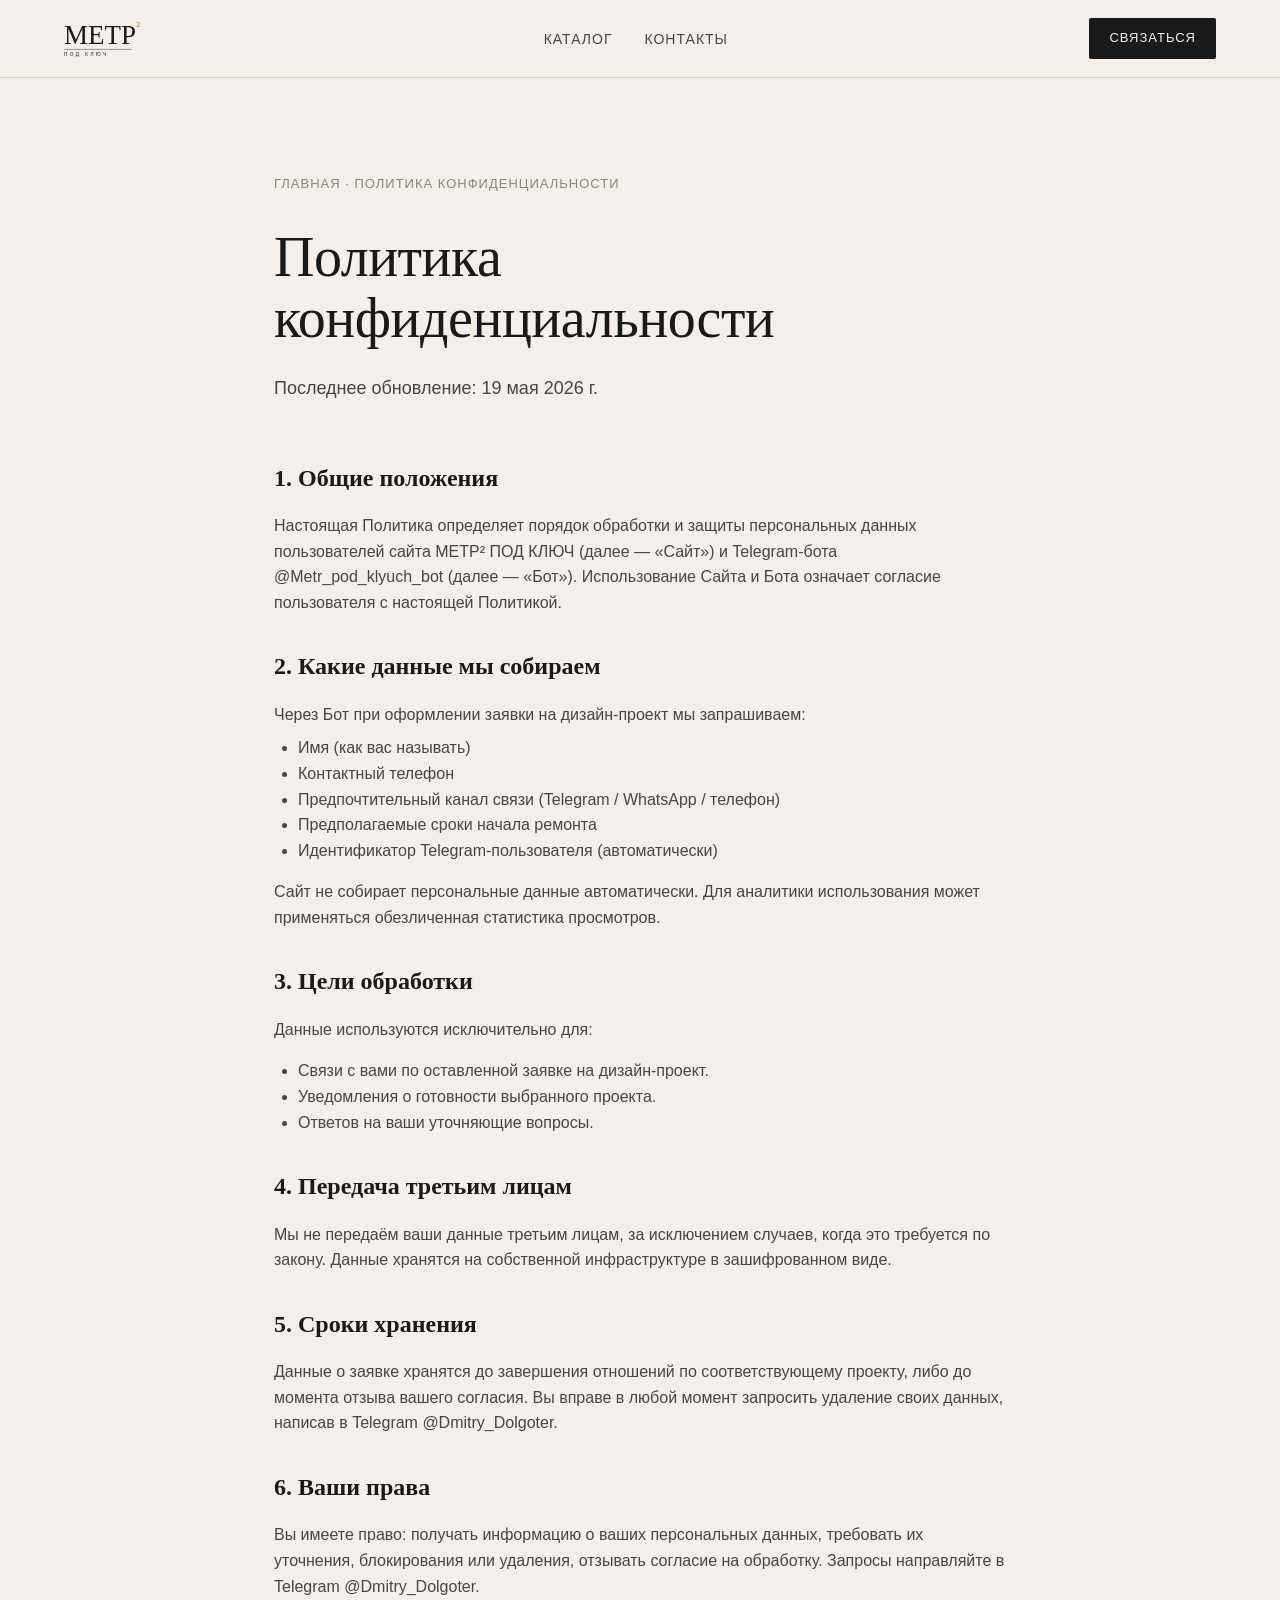
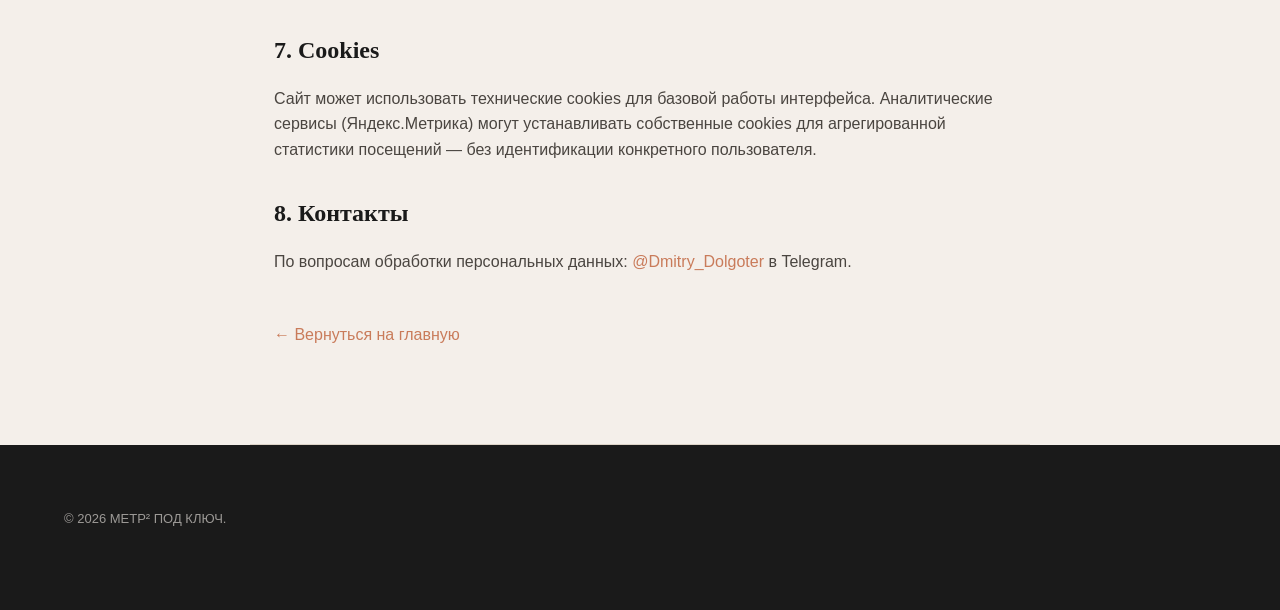
<file: site/privacy.html>
<!DOCTYPE html>
<html lang="ru">
<head>
  <meta charset="UTF-8">
  <meta name="viewport" content="width=device-width, initial-scale=1.0">
  <title>Политика конфиденциальности · МЕТР² ПОД КЛЮЧ</title>
  <link rel="stylesheet" href="assets/style.css">
  <link rel="icon" type="image/svg+xml" href="assets/logo.svg">
</head>
<body>

<header class="site-header">
  <div class="container">
    <a href="index.html" class="logo"><img src="assets/logo.svg" alt="МЕТР² ПОД КЛЮЧ"></a>
    <nav>
      <ul>
        <li><a href="index.html#catalog">Каталог</a></li>
        <li><a href="index.html#contacts">Контакты</a></li>
      </ul>
    </nav>
    <a href="https://t.me/Metr_pod_klyuch_bot" class="btn-cta-header" target="_blank" rel="noopener">Связаться</a>
  </div>
</header>

<section class="section" style="max-width:780px;margin:0 auto;">
  <div class="container">
    <div class="breadcrumb"><a href="index.html">Главная</a> · Политика конфиденциальности</div>
    <h2>Политика конфиденциальности</h2>
    <p class="section-lead">Последнее обновление: 19 мая 2026 г.</p>

    <h3 style="font-family:Georgia,serif;font-size:24px;margin-top:32px;margin-bottom:16px;">1. Общие положения</h3>
    <p style="margin-bottom:16px;color:var(--text-soft);">Настоящая Политика определяет порядок обработки и защиты персональных данных пользователей сайта МЕТР² ПОД КЛЮЧ (далее — «Сайт») и Telegram-бота @Metr_pod_klyuch_bot (далее — «Бот»). Использование Сайта и Бота означает согласие пользователя с настоящей Политикой.</p>

    <h3 style="font-family:Georgia,serif;font-size:24px;margin-top:32px;margin-bottom:16px;">2. Какие данные мы собираем</h3>
    <p style="margin-bottom:8px;color:var(--text-soft);">Через Бот при оформлении заявки на дизайн-проект мы запрашиваем:</p>
    <ul style="margin-left:24px;margin-bottom:16px;color:var(--text-soft);">
      <li>Имя (как вас называть)</li>
      <li>Контактный телефон</li>
      <li>Предпочтительный канал связи (Telegram / WhatsApp / телефон)</li>
      <li>Предполагаемые сроки начала ремонта</li>
      <li>Идентификатор Telegram-пользователя (автоматически)</li>
    </ul>
    <p style="margin-bottom:16px;color:var(--text-soft);">Сайт не собирает персональные данные автоматически. Для аналитики использования может применяться обезличенная статистика просмотров.</p>

    <h3 style="font-family:Georgia,serif;font-size:24px;margin-top:32px;margin-bottom:16px;">3. Цели обработки</h3>
    <p style="margin-bottom:16px;color:var(--text-soft);">Данные используются исключительно для:</p>
    <ul style="margin-left:24px;margin-bottom:16px;color:var(--text-soft);">
      <li>Связи с вами по оставленной заявке на дизайн-проект.</li>
      <li>Уведомления о готовности выбранного проекта.</li>
      <li>Ответов на ваши уточняющие вопросы.</li>
    </ul>

    <h3 style="font-family:Georgia,serif;font-size:24px;margin-top:32px;margin-bottom:16px;">4. Передача третьим лицам</h3>
    <p style="margin-bottom:16px;color:var(--text-soft);">Мы не передаём ваши данные третьим лицам, за исключением случаев, когда это требуется по закону. Данные хранятся на собственной инфраструктуре в зашифрованном виде.</p>

    <h3 style="font-family:Georgia,serif;font-size:24px;margin-top:32px;margin-bottom:16px;">5. Сроки хранения</h3>
    <p style="margin-bottom:16px;color:var(--text-soft);">Данные о заявке хранятся до завершения отношений по соответствующему проекту, либо до момента отзыва вашего согласия. Вы вправе в любой момент запросить удаление своих данных, написав в Telegram @Dmitry_Dolgoter.</p>

    <h3 style="font-family:Georgia,serif;font-size:24px;margin-top:32px;margin-bottom:16px;">6. Ваши права</h3>
    <p style="margin-bottom:16px;color:var(--text-soft);">Вы имеете право: получать информацию о ваших персональных данных, требовать их уточнения, блокирования или удаления, отзывать согласие на обработку. Запросы направляйте в Telegram @Dmitry_Dolgoter.</p>

    <h3 style="font-family:Georgia,serif;font-size:24px;margin-top:32px;margin-bottom:16px;">7. Cookies</h3>
    <p style="margin-bottom:16px;color:var(--text-soft);">Сайт может использовать технические cookies для базовой работы интерфейса. Аналитические сервисы (Яндекс.Метрика) могут устанавливать собственные cookies для агрегированной статистики посещений — без идентификации конкретного пользователя.</p>

    <h3 style="font-family:Georgia,serif;font-size:24px;margin-top:32px;margin-bottom:16px;">8. Контакты</h3>
    <p style="margin-bottom:16px;color:var(--text-soft);">По вопросам обработки персональных данных: <a href="https://t.me/Dmitry_Dolgoter" target="_blank" rel="noopener" style="color:var(--accent);">@Dmitry_Dolgoter</a> в Telegram.</p>

    <p style="margin-top:48px;"><a href="index.html" style="color:var(--accent);">← Вернуться на главную</a></p>
  </div>
</section>

<footer class="site-footer">
  <div class="container">
    <div class="copy" style="border:none;padding:0;">
      <span>© 2026 МЕТР² ПОД КЛЮЧ.</span>
    </div>
  </div>
</footer>

</body>
</html>
</file>
<file: site/assets/style.css>
:root {
  --bg: #F4EFEA;
  --bg-card: #FFFFFF;
  --text: #1A1A1A;
  --text-soft: #4A4540;
  --text-muted: #8B847C;
  --accent: #C97B5A;
  --accent-dark: #A85F3F;
  --line: #DDD4C8;
}

* { box-sizing: border-box; margin: 0; padding: 0; }

html { scroll-behavior: smooth; }

body {
  font-family: -apple-system, BlinkMacSystemFont, 'Helvetica Neue', Helvetica, Arial, sans-serif;
  font-size: 16px;
  line-height: 1.6;
  color: var(--text);
  background: var(--bg);
  -webkit-font-smoothing: antialiased;
}

.container {
  max-width: 1200px;
  margin: 0 auto;
  padding: 0 24px;
}

a { color: var(--text); text-decoration: none; }
a:hover { color: var(--accent); }

.serif { font-family: Georgia, 'Times New Roman', serif; font-weight: 400; }

/* Header */
.site-header {
  position: sticky;
  top: 0;
  background: rgba(244, 239, 234, 0.95);
  backdrop-filter: blur(10px);
  border-bottom: 1px solid var(--line);
  z-index: 100;
}
.site-header .container {
  display: flex;
  align-items: center;
  justify-content: space-between;
  padding-top: 18px;
  padding-bottom: 18px;
}
.site-header .logo img { height: 38px; display: block; }
.site-header nav ul {
  display: flex;
  list-style: none;
  gap: 32px;
}
.site-header nav a {
  font-size: 14px;
  letter-spacing: 1px;
  text-transform: uppercase;
  color: var(--text-soft);
}
.site-header nav a:hover { color: var(--accent); }
.btn-cta-header {
  background: var(--text);
  color: var(--bg) !important;
  padding: 10px 20px;
  font-size: 13px;
  letter-spacing: 1px;
  text-transform: uppercase;
  border-radius: 2px;
  transition: background 0.2s;
}
.btn-cta-header:hover { background: var(--accent); color: white !important; }

/* Hero */
.hero {
  padding: 96px 0 80px;
  border-bottom: 1px solid var(--line);
}
.hero-eyebrow {
  font-size: 13px;
  letter-spacing: 4px;
  text-transform: uppercase;
  color: var(--accent);
  margin-bottom: 24px;
}
.hero h1 {
  font-family: Georgia, 'Times New Roman', serif;
  font-size: clamp(48px, 8vw, 96px);
  line-height: 1.05;
  font-weight: 400;
  letter-spacing: -1px;
  margin-bottom: 32px;
}
.hero h1 .accent { color: var(--accent); font-style: italic; }
.hero-lead {
  font-size: 20px;
  line-height: 1.6;
  color: var(--text-soft);
  max-width: 640px;
  margin-bottom: 40px;
}
.hero-stats {
  display: flex;
  gap: 56px;
  flex-wrap: wrap;
  margin-top: 56px;
  padding-top: 40px;
  border-top: 1px solid var(--line);
}
.hero-stat .num {
  font-family: Georgia, serif;
  font-size: 48px;
  line-height: 1;
  display: block;
  margin-bottom: 8px;
}
.hero-stat .label {
  font-size: 13px;
  letter-spacing: 1px;
  text-transform: uppercase;
  color: var(--text-muted);
}

/* Buttons */
.btn {
  display: inline-flex;
  align-items: center;
  gap: 12px;
  padding: 18px 32px;
  font-size: 14px;
  letter-spacing: 2px;
  text-transform: uppercase;
  background: var(--text);
  color: var(--bg);
  border: none;
  border-radius: 2px;
  cursor: pointer;
  transition: background 0.2s, transform 0.15s;
}
.btn:hover { background: var(--accent); color: white; transform: translateY(-1px); }
.btn-outline {
  background: transparent;
  color: var(--text);
  border: 1px solid var(--text);
}
.btn-outline:hover { background: var(--text); color: var(--bg); }

/* Section heading */
.section {
  padding: 96px 0;
  border-bottom: 1px solid var(--line);
}
.section-eyebrow {
  font-size: 13px;
  letter-spacing: 4px;
  text-transform: uppercase;
  color: var(--accent);
  margin-bottom: 20px;
}
.section h2 {
  font-family: Georgia, serif;
  font-size: clamp(36px, 5vw, 56px);
  font-weight: 400;
  letter-spacing: -0.5px;
  margin-bottom: 24px;
  line-height: 1.1;
}
.section-lead {
  font-size: 18px;
  color: var(--text-soft);
  max-width: 720px;
  margin-bottom: 56px;
}

/* Why us */
.why-grid {
  display: grid;
  grid-template-columns: repeat(auto-fit, minmax(280px, 1fr));
  gap: 24px;
}
.why-card {
  padding: 40px 32px;
  border: 1px solid var(--line);
  background: var(--bg-card);
  transition: border-color 0.2s, transform 0.2s;
}
.why-card:hover {
  border-color: var(--accent);
  transform: translateY(-2px);
}
.why-card .num {
  font-family: Georgia, serif;
  font-size: 48px;
  color: var(--accent);
  display: block;
  margin-bottom: 16px;
  line-height: 1;
}
.why-card h3 {
  font-family: Georgia, serif;
  font-size: 22px;
  font-weight: 400;
  margin-bottom: 12px;
}
.why-card p {
  color: var(--text-soft);
  font-size: 15px;
}

/* Catalog */
.catalog-grid {
  display: grid;
  grid-template-columns: repeat(4, 1fr);
  gap: 20px;
}
@media (max-width: 1100px) {
  .catalog-grid { grid-template-columns: repeat(2, 1fr); }
}
@media (max-width: 600px) {
  .catalog-grid { grid-template-columns: 1fr; }
}
.project-card {
  background: var(--bg-card);
  border: 1px solid var(--line);
  display: flex;
  flex-direction: column;
  transition: border-color 0.2s, transform 0.2s, box-shadow 0.2s;
  text-decoration: none;
  color: inherit;
}
.project-card:hover {
  border-color: var(--accent);
  transform: translateY(-3px);
  box-shadow: 0 12px 30px rgba(0, 0, 0, 0.06);
}
.project-img {
  aspect-ratio: 4 / 3;
  background-color: #E8DFD3;
  background-size: cover;
  background-position: center;
  background-repeat: no-repeat;
  position: relative;
  overflow: hidden;
}
.project-img-placeholder {
  font-family: Georgia, serif;
  font-size: 64px;
  color: rgba(26, 26, 26, 0.15);
  letter-spacing: -2px;
}
.project-img .status {
  position: absolute;
  top: 16px;
  left: 16px;
  background: rgba(244, 239, 234, 0.95);
  color: var(--text);
  font-size: 11px;
  letter-spacing: 2px;
  text-transform: uppercase;
  padding: 6px 12px;
  border-radius: 2px;
}
.project-img .status.ready {
  background: var(--accent);
  color: white;
}
.project-card-body {
  padding: 24px;
  flex: 1;
  display: flex;
  flex-direction: column;
}
.project-meta {
  display: flex;
  align-items: center;
  gap: 12px;
  font-size: 12px;
  letter-spacing: 2px;
  text-transform: uppercase;
  color: var(--text-muted);
  margin-bottom: 12px;
}
.project-meta .dot { width: 3px; height: 3px; background: currentColor; border-radius: 50%; }
.project-card h3 {
  font-family: Georgia, serif;
  font-size: 26px;
  font-weight: 400;
  line-height: 1.2;
  margin-bottom: 8px;
}
.project-card .subtitle {
  color: var(--text-soft);
  font-size: 15px;
  margin-bottom: 24px;
}
.project-card .price-row {
  margin-top: auto;
  display: flex;
  align-items: baseline;
  justify-content: space-between;
  padding-top: 20px;
  border-top: 1px solid var(--line);
}
.project-card .price {
  font-family: Georgia, serif;
  font-size: 24px;
  font-weight: 400;
}
.project-card .price-label {
  font-size: 11px;
  letter-spacing: 1px;
  text-transform: uppercase;
  color: var(--text-muted);
  margin-bottom: 4px;
}
.project-card .cta {
  color: var(--accent);
  font-size: 13px;
  letter-spacing: 2px;
  text-transform: uppercase;
  font-weight: 500;
}

/* How it works */
.steps-grid {
  display: grid;
  grid-template-columns: repeat(auto-fit, minmax(260px, 1fr));
  gap: 32px;
  counter-reset: step;
}
.step {
  counter-increment: step;
  position: relative;
  padding-top: 40px;
}
.step::before {
  content: counter(step, decimal-leading-zero);
  font-family: Georgia, serif;
  font-size: 56px;
  color: var(--accent);
  position: absolute;
  top: -20px;
  left: 0;
  line-height: 1;
}
.step h3 {
  font-family: Georgia, serif;
  font-size: 24px;
  font-weight: 400;
  margin-bottom: 12px;
  margin-top: 24px;
}
.step p { color: var(--text-soft); font-size: 15px; }

/* Footer */
.site-footer {
  background: var(--text);
  color: var(--bg);
  padding: 64px 0 32px;
}
.site-footer .container {
  display: grid;
  grid-template-columns: 1fr 1fr 1fr;
  gap: 48px;
  margin-bottom: 48px;
}
.site-footer h4 {
  font-size: 12px;
  letter-spacing: 3px;
  text-transform: uppercase;
  color: var(--accent);
  margin-bottom: 20px;
}
.site-footer p, .site-footer a {
  color: var(--bg);
  font-size: 15px;
  line-height: 1.8;
}
.site-footer a:hover { color: var(--accent); }
.site-footer .copy {
  border-top: 1px solid rgba(244, 239, 234, 0.15);
  padding-top: 32px;
  font-size: 13px;
  color: rgba(244, 239, 234, 0.6);
  display: flex;
  justify-content: space-between;
  flex-wrap: wrap;
  gap: 16px;
}

/* Project detail page */
.project-hero {
  padding: 64px 0 48px;
  border-bottom: 1px solid var(--line);
}
.breadcrumb {
  font-size: 13px;
  letter-spacing: 1px;
  text-transform: uppercase;
  color: var(--text-muted);
  margin-bottom: 32px;
}
.breadcrumb a { color: var(--text-muted); }
.breadcrumb a:hover { color: var(--accent); }
.project-detail-grid {
  display: grid;
  grid-template-columns: 1.4fr 1fr;
  gap: 64px;
  align-items: start;
}
.project-detail-img {
  aspect-ratio: 4 / 3;
  background-color: #E8DFD3;
  background-size: cover;
  background-position: center;
  background-repeat: no-repeat;
}
.project-detail-img .placeholder {
  font-family: Georgia, serif;
  font-size: 120px;
  color: rgba(26, 26, 26, 0.12);
  letter-spacing: -4px;
}
.project-detail h1 {
  font-family: Georgia, serif;
  font-size: 56px;
  font-weight: 400;
  line-height: 1.05;
  margin-bottom: 8px;
}
.project-detail .style-line {
  font-size: 18px;
  color: var(--accent);
  margin-bottom: 32px;
}
.specs {
  list-style: none;
  margin-bottom: 32px;
}
.specs li {
  display: flex;
  justify-content: space-between;
  padding: 16px 0;
  border-bottom: 1px solid var(--line);
}
.specs li .key {
  font-size: 13px;
  letter-spacing: 1px;
  text-transform: uppercase;
  color: var(--text-muted);
}
.specs li .val { font-weight: 500; }
.project-description {
  font-size: 17px;
  color: var(--text-soft);
  line-height: 1.7;
  margin-bottom: 40px;
}
.price-block {
  padding: 32px;
  border: 1px solid var(--line);
  background: var(--bg-card);
  margin-bottom: 24px;
}
.price-block .label {
  font-size: 12px;
  letter-spacing: 2px;
  text-transform: uppercase;
  color: var(--text-muted);
  margin-bottom: 8px;
}
.price-block .amount {
  font-family: Georgia, serif;
  font-size: 56px;
  line-height: 1;
  margin-bottom: 16px;
}
.price-block .amount sup {
  font-size: 24px;
  color: var(--accent);
}

@media (max-width: 768px) {
  .container { padding: 0 16px; }
  .site-header .container { padding: 14px 16px; }
  .site-header nav { display: none; }
  .hero { padding: 56px 0 48px; }
  .hero-stats { gap: 32px; }
  .section { padding: 56px 0; }
  .site-footer .container { grid-template-columns: 1fr; }
  .project-detail-grid { grid-template-columns: 1fr; gap: 32px; }
  .project-detail h1 { font-size: 40px; }
  .price-block .amount { font-size: 40px; }
}

/* ===== Карточка каталога: план как картинка ===== */
.project-card-plan {
  aspect-ratio: 3 / 4;
  background-color: #F4EFEA;
  position: relative;
  overflow: hidden;
  display: flex;
  align-items: center;
  justify-content: center;
  padding: 16px;
}
.project-card-plan img {
  max-width: 100%;
  max-height: 100%;
  width: auto;
  height: auto;
  object-fit: contain;
  display: block;
}
.project-card-plan .status {
  position: absolute;
  top: 16px;
  left: 16px;
  background: rgba(244, 239, 234, 0.95);
  color: var(--text);
  font-size: 11px;
  letter-spacing: 2px;
  text-transform: uppercase;
  padding: 6px 12px;
  border-radius: 2px;
}
.project-card-plan .status.ready {
  background: var(--accent);
  color: white;
}

/* ===== Карусель на странице проекта ===== */
.carousel { display: flex; flex-direction: column; gap: 12px; }
.carousel-main {
  position: relative;
  aspect-ratio: 4 / 3;
  background-color: #F4EFEA;
  overflow: hidden;
  border: 1px solid var(--line);
}
.carousel-slide {
  position: absolute;
  inset: 0;
  display: flex;
  align-items: center;
  justify-content: center;
  opacity: 0;
  transition: opacity 0.3s ease;
  padding: 24px;
}
.carousel-slide.active { opacity: 1; z-index: 2; }
.carousel-slide img {
  max-width: 100%;
  max-height: 100%;
  object-fit: contain;
  display: block;
}
/* Когда не план (фото) — растягиваем во всю карточку */
.carousel-slide:not(:first-child) { padding: 0; }
.carousel-slide:not(:first-child) img {
  width: 100%;
  height: 100%;
  object-fit: cover;
}
.carousel-arrow {
  position: absolute;
  top: 50%;
  transform: translateY(-50%);
  width: 48px;
  height: 48px;
  border-radius: 50%;
  background: rgba(244, 239, 234, 0.9);
  border: 1px solid var(--line);
  color: var(--text);
  font-size: 28px;
  line-height: 1;
  cursor: pointer;
  z-index: 10;
  display: flex;
  align-items: center;
  justify-content: center;
  transition: background 0.2s, color 0.2s;
}
.carousel-arrow:hover { background: var(--accent); color: white; }
.carousel-arrow.prev { left: 16px; }
.carousel-arrow.next { right: 16px; }
.carousel-counter {
  position: absolute;
  bottom: 16px;
  right: 16px;
  background: rgba(26, 26, 26, 0.85);
  color: var(--bg);
  font-size: 12px;
  letter-spacing: 1px;
  padding: 6px 10px;
  border-radius: 2px;
  z-index: 10;
}
.carousel-thumbs {
  display: grid;
  grid-template-columns: repeat(4, 1fr);
  gap: 8px;
}
.thumb {
  background: var(--bg-card);
  border: 1px solid var(--line);
  padding: 0;
  cursor: pointer;
  display: flex;
  flex-direction: column;
  align-items: stretch;
  transition: border-color 0.2s;
  overflow: hidden;
  font: inherit;
}
.thumb:hover { border-color: var(--accent); }
.thumb.active { border-color: var(--accent); border-width: 2px; }
.thumb img {
  aspect-ratio: 4 / 3;
  width: 100%;
  height: 100%;
  object-fit: contain;
  background: #F4EFEA;
  padding: 4px;
}
.thumb:not(:first-child) img {
  object-fit: cover;
  padding: 0;
}
.thumb-label {
  font-size: 11px;
  letter-spacing: 1px;
  color: var(--text-soft);
  text-align: center;
  padding: 6px 4px;
  background: var(--bg-card);
  border-top: 1px solid var(--line);
}
.thumb.active .thumb-label { color: var(--accent); }

@media (max-width: 768px) {
  .carousel-thumbs { grid-template-columns: repeat(4, 1fr); gap: 6px; }
  .thumb-label { font-size: 9px; padding: 4px 2px; }
  .carousel-arrow { width: 40px; height: 40px; font-size: 24px; }
}

/* ==CAROUSEL-FIX-V2-START== */
.project-card-plan {
  aspect-ratio: 3/4;
  padding: 8px;
  background-color: #F4EFEA;
  position: relative;
  overflow: hidden;
  display: flex;
  align-items: center;
  justify-content: center;
}
.project-card-plan img {
  max-width: 100%;
  max-height: 100%;
  width: auto;
  height: auto;
  object-fit: contain;
  display: block;
}
.project-card-plan .status {
  position: absolute;
  top: 12px;
  left: 12px;
  background: rgba(244,239,234,0.95);
  color: #1A1A1A;
  font-size: 11px;
  letter-spacing: 2px;
  text-transform: uppercase;
  padding: 6px 12px;
  border-radius: 2px;
  z-index: 2;
}
.project-card-plan .status.ready { background: #C97B5A; color: #fff; }
.carousel { display: flex; flex-direction: column; gap: 12px; }
.carousel-main {
  position: relative;
  height: 540px;
  background-color: #F4EFEA;
  overflow: hidden;
  border: 1px solid #DDD4C8;
}
.carousel-slide {
  position: absolute;
  inset: 0;
  display: flex;
  align-items: center;
  justify-content: center;
  opacity: 0;
  transition: opacity .3s;
  padding: 20px;
}
.carousel-slide.active { opacity: 1; z-index: 2; }
.carousel-slide img { max-width: 100%; max-height: 100%; object-fit: contain; }
.carousel-slide:not(:first-child) { padding: 0; }
.carousel-slide:not(:first-child) img { width: 100%; height: 100%; object-fit: cover; }
.carousel-arrow {
  position: absolute;
  top: 50%;
  transform: translateY(-50%);
  width: 44px;
  height: 44px;
  border-radius: 50%;
  background: rgba(244,239,234,.92);
  border: 1px solid #DDD4C8;
  color: #1A1A1A;
  font-size: 26px;
  line-height: 1;
  cursor: pointer;
  z-index: 10;
  display: flex;
  align-items: center;
  justify-content: center;
}
.carousel-arrow.prev { left: 12px; }
.carousel-arrow.next { right: 12px; }
.carousel-arrow:hover { background: #C97B5A; color: #fff; }
.carousel-counter {
  position: absolute;
  bottom: 12px;
  right: 12px;
  background: rgba(26,26,26,.85);
  color: #F4EFEA;
  font-size: 12px;
  padding: 6px 10px;
  border-radius: 2px;
  z-index: 10;
}
.carousel-thumbs {
  display: grid;
  grid-template-columns: repeat(4, 1fr);
  gap: 8px;
}
.thumb {
  background: #fff;
  border: 1px solid #DDD4C8;
  padding: 0;
  cursor: pointer;
  display: flex;
  flex-direction: column;
  overflow: hidden;
  font: inherit;
}
.thumb:hover { border-color: #C97B5A; }
.thumb.active { border-color: #C97B5A; border-width: 2px; }
.thumb img {
  width: 100%;
  aspect-ratio: 4/3;
  object-fit: contain;
  background: #F4EFEA;
  padding: 4px;
}
.thumb:not(:first-child) img { object-fit: cover; padding: 0; }
.thumb-label {
  font-size: 11px;
  color: #4A4540;
  text-align: center;
  padding: 6px 4px;
  background: #fff;
  border-top: 1px solid #DDD4C8;
}
.thumb.active .thumb-label { color: #C97B5A; }
.project-detail-grid {
  display: grid;
  grid-template-columns: 1.4fr 1fr;
  gap: 48px;
  align-items: start;
}
@media (max-width: 768px) {
  .project-detail-grid { grid-template-columns: 1fr; }
  .carousel-main { height: 360px; }
}
/* ==CAROUSEL-FIX-V2-END== */

/* ==CATALOG-4COL-V3-START== */
.project-card h3 { font-size: 22px; }
.project-card .subtitle { font-size: 14px; }
.project-card .price { font-size: 20px; }
.project-card-body { padding: 18px; }
.project-card-plan { padding: 6px; }
.project-meta { font-size: 11px; flex-wrap: wrap; }
/* ==CATALOG-4COL-V3-END== */

/* ==VIBE-STYLE-START== */

/* Hero eyebrow grid */
.hero-eyebrow-grid {
  display: grid;
  grid-template-columns: repeat(3, 1fr);
  gap: 32px;
  padding: 32px 0 24px;
  border-bottom: 1px solid var(--line);
  margin-bottom: 48px;
}
.he-cell { display: flex; flex-direction: column; gap: 6px; }
.he-num { font-size: 12px; letter-spacing: 2px; color: var(--accent); font-family: Helvetica, sans-serif; }
.he-txt { font-family: Georgia, serif; font-size: 18px; color: var(--text); }
.hero h1 .hero-sup { font-family: Georgia, serif; color: var(--accent); font-size: 0.5em; vertical-align: super; }

/* Hero ticker */
.ticker {
  margin-top: 64px;
  border-top: 1px solid var(--line);
  border-bottom: 1px solid var(--line);
  overflow: hidden;
  padding: 16px 0;
  background: var(--bg);
}
.ticker-track {
  display: flex;
  gap: 32px;
  animation: ticker-slide 40s linear infinite;
  white-space: nowrap;
  font-family: Helvetica, sans-serif;
  font-size: 14px;
  letter-spacing: 3px;
  text-transform: uppercase;
  color: var(--text-soft);
}
.ticker-track span { display: inline-block; }
@keyframes ticker-slide {
  from { transform: translateX(0); }
  to { transform: translateX(-50%); }
}

/* Chapter line */
.chapter-line {
  font-family: Helvetica, sans-serif;
  font-size: 12px;
  letter-spacing: 3px;
  text-transform: uppercase;
  color: var(--accent);
  margin-bottom: 24px;
}

/* Problems grid */
.problems-grid {
  display: grid;
  grid-template-columns: repeat(2, 1fr);
  gap: 40px;
  margin-top: 16px;
}
.problem {
  border-top: 1px solid var(--line);
  padding: 32px 0 16px;
}
.problem-num {
  font-family: Georgia, serif;
  font-size: 64px;
  color: var(--accent);
  display: block;
  margin-bottom: 16px;
  line-height: 1;
}
.problem h3 {
  font-family: Georgia, serif;
  font-size: 28px;
  font-weight: 400;
  line-height: 1.15;
  margin-bottom: 16px;
}
.problem p {
  color: var(--text-soft);
  font-size: 16px;
  line-height: 1.65;
}
@media (max-width: 768px) {
  .problems-grid { grid-template-columns: 1fr; gap: 24px; }
  .problem-num { font-size: 48px; }
  .problem h3 { font-size: 22px; }
}

/* Section dark — used for compare */
.section-dark {
  background: var(--text);
  color: var(--bg);
  margin: 0 -100vw;
  padding-left: 100vw;
  padding-right: 100vw;
}
.section-dark h2 { color: var(--bg); }
.section-dark .section-lead { color: rgba(244,239,234,0.7); }
.section-dark .chapter-line { color: var(--accent); }

/* Compare table */
.compare-table {
  border-top: 1px solid rgba(244,239,234,0.2);
  margin-top: 32px;
}
.ct-head, .ct-row {
  display: grid;
  grid-template-columns: 1.2fr 1fr 1fr;
  gap: 24px;
  align-items: center;
  padding: 24px 0;
  border-bottom: 1px solid rgba(244,239,234,0.2);
  font-family: Helvetica, sans-serif;
  font-size: 16px;
}
.ct-head {
  font-size: 12px;
  letter-spacing: 2px;
  text-transform: uppercase;
  color: rgba(244,239,234,0.5);
}
.ct-key {
  font-size: 14px;
  color: rgba(244,239,234,0.6);
  letter-spacing: 1px;
  text-transform: uppercase;
}
.ct-us {
  font-family: Georgia, serif;
  font-size: 20px;
  color: var(--accent);
}

.savings {
  margin-top: 56px;
  text-align: center;
  padding: 40px;
  border-top: 1px solid rgba(244,239,234,0.2);
}
.savings-eyebrow {
  display: block;
  font-size: 12px;
  letter-spacing: 3px;
  text-transform: uppercase;
  color: rgba(244,239,234,0.5);
  margin-bottom: 16px;
}
.savings-amount {
  display: block;
  font-family: Georgia, serif;
  font-size: 96px;
  color: var(--accent);
  line-height: 1;
  margin-bottom: 16px;
}
.savings-tail {
  display: block;
  font-size: 16px;
  color: rgba(244,239,234,0.7);
  max-width: 600px;
  margin: 0 auto;
}

@media (max-width: 768px) {
  .ct-head, .ct-row { grid-template-columns: 1fr; gap: 4px; padding: 16px 0; }
  .ct-key { font-size: 11px; }
  .savings-amount { font-size: 56px; }
}

/* Package grid */
.package-grid {
  display: grid;
  grid-template-columns: repeat(3, 1fr);
  gap: 24px;
  margin-top: 16px;
}
.pkg {
  border: 1px solid var(--line);
  padding: 32px 28px;
  background: var(--bg-card);
}
.pkg-num {
  display: block;
  font-family: Helvetica, sans-serif;
  font-size: 13px;
  letter-spacing: 2px;
  color: var(--accent);
  margin-bottom: 16px;
}
.pkg h3 {
  font-family: Georgia, serif;
  font-size: 24px;
  font-weight: 400;
  margin-bottom: 12px;
  line-height: 1.2;
}
.pkg p { color: var(--text-soft); font-size: 15px; line-height: 1.6; }
@media (max-width: 900px) { .package-grid { grid-template-columns: 1fr 1fr; } }
@media (max-width: 600px) { .package-grid { grid-template-columns: 1fr; } }

/* Quote section */
.quote-section {
  padding: 80px 0;
  border-top: 1px solid var(--line);
  border-bottom: 1px solid var(--line);
  background: var(--bg-card);
}
.quote-section blockquote {
  font-family: Georgia, serif;
  font-size: 32px;
  line-height: 1.4;
  font-style: italic;
  color: var(--text);
  max-width: 900px;
  margin: 0 auto;
  text-align: center;
}
.quote-section cite {
  display: block;
  margin-top: 32px;
  text-align: center;
  font-size: 14px;
  letter-spacing: 1px;
  color: var(--text-muted);
  font-style: normal;
}
@media (max-width: 768px) {
  .quote-section blockquote { font-size: 22px; }
}

/* Process v2 — steps */
.process-grid {
  display: grid;
  grid-template-columns: repeat(3, 1fr);
  gap: 32px;
  margin-top: 16px;
}
.step-v2 {
  padding: 32px 0;
  border-top: 1px solid var(--line);
}
.step-eyebrow {
  font-family: Helvetica, sans-serif;
  font-size: 12px;
  letter-spacing: 2px;
  color: var(--accent);
  margin-bottom: 16px;
}
.step-v2 h3 {
  font-family: Georgia, serif;
  font-size: 36px;
  font-weight: 400;
  margin-bottom: 16px;
  line-height: 1;
}
.step-v2 p { color: var(--text-soft); margin-bottom: 24px; font-size: 16px; line-height: 1.6; }
.step-time {
  font-family: Georgia, serif;
  font-size: 14px;
  font-style: italic;
  color: var(--accent);
}
@media (max-width: 768px) { .process-grid { grid-template-columns: 1fr; } }

/* FAQ */
.faq-list {
  margin-top: 16px;
  border-top: 1px solid var(--line);
}
.faq-item {
  border-bottom: 1px solid var(--line);
  padding: 24px 0;
}
.faq-item summary {
  font-family: Georgia, serif;
  font-size: 22px;
  cursor: pointer;
  list-style: none;
  position: relative;
  padding-right: 40px;
  color: var(--text);
}
.faq-item summary::-webkit-details-marker { display: none; }
.faq-item summary::after {
  content: '+';
  position: absolute;
  right: 0;
  top: 50%;
  transform: translateY(-50%);
  font-size: 28px;
  color: var(--accent);
  transition: transform 0.2s;
}
.faq-item[open] summary::after { content: '−'; }
.faq-item p {
  margin-top: 16px;
  color: var(--text-soft);
  font-size: 16px;
  line-height: 1.7;
}

/* CTA section */
.cta-section {
  padding: 96px 0;
  background: var(--text);
  color: var(--bg);
  text-align: center;
}
.cta-section h2 {
  color: var(--bg);
  font-family: Georgia, serif;
  font-size: clamp(40px, 7vw, 88px);
  line-height: 1.05;
  font-weight: 400;
  margin-bottom: 24px;
}
.cta-lead {
  color: rgba(244,239,234,0.75);
  max-width: 640px;
  margin: 0 auto 40px;
  font-size: 18px;
  line-height: 1.6;
}
.cta-section .btn {
  background: var(--accent);
  color: white;
}
.cta-section .btn:hover { background: white; color: var(--text); }
.cta-section .btn-outline {
  background: transparent;
  color: var(--bg);
  border-color: rgba(244,239,234,0.4);
}
.cta-section .btn-outline:hover {
  background: var(--bg);
  color: var(--text);
  border-color: var(--bg);
}

/* Palette tags in project cards */
.palette-tags {
  display: flex;
  flex-wrap: wrap;
  gap: 6px;
  margin-top: 8px;
  margin-bottom: 8px;
}
.palette-tag {
  font-size: 11px;
  color: var(--text-muted);
  letter-spacing: 0.5px;
  background: var(--bg);
  padding: 3px 8px;
  border-radius: 2px;
  white-space: nowrap;
}

/* ==VIBE-STYLE-END== */
</file>
